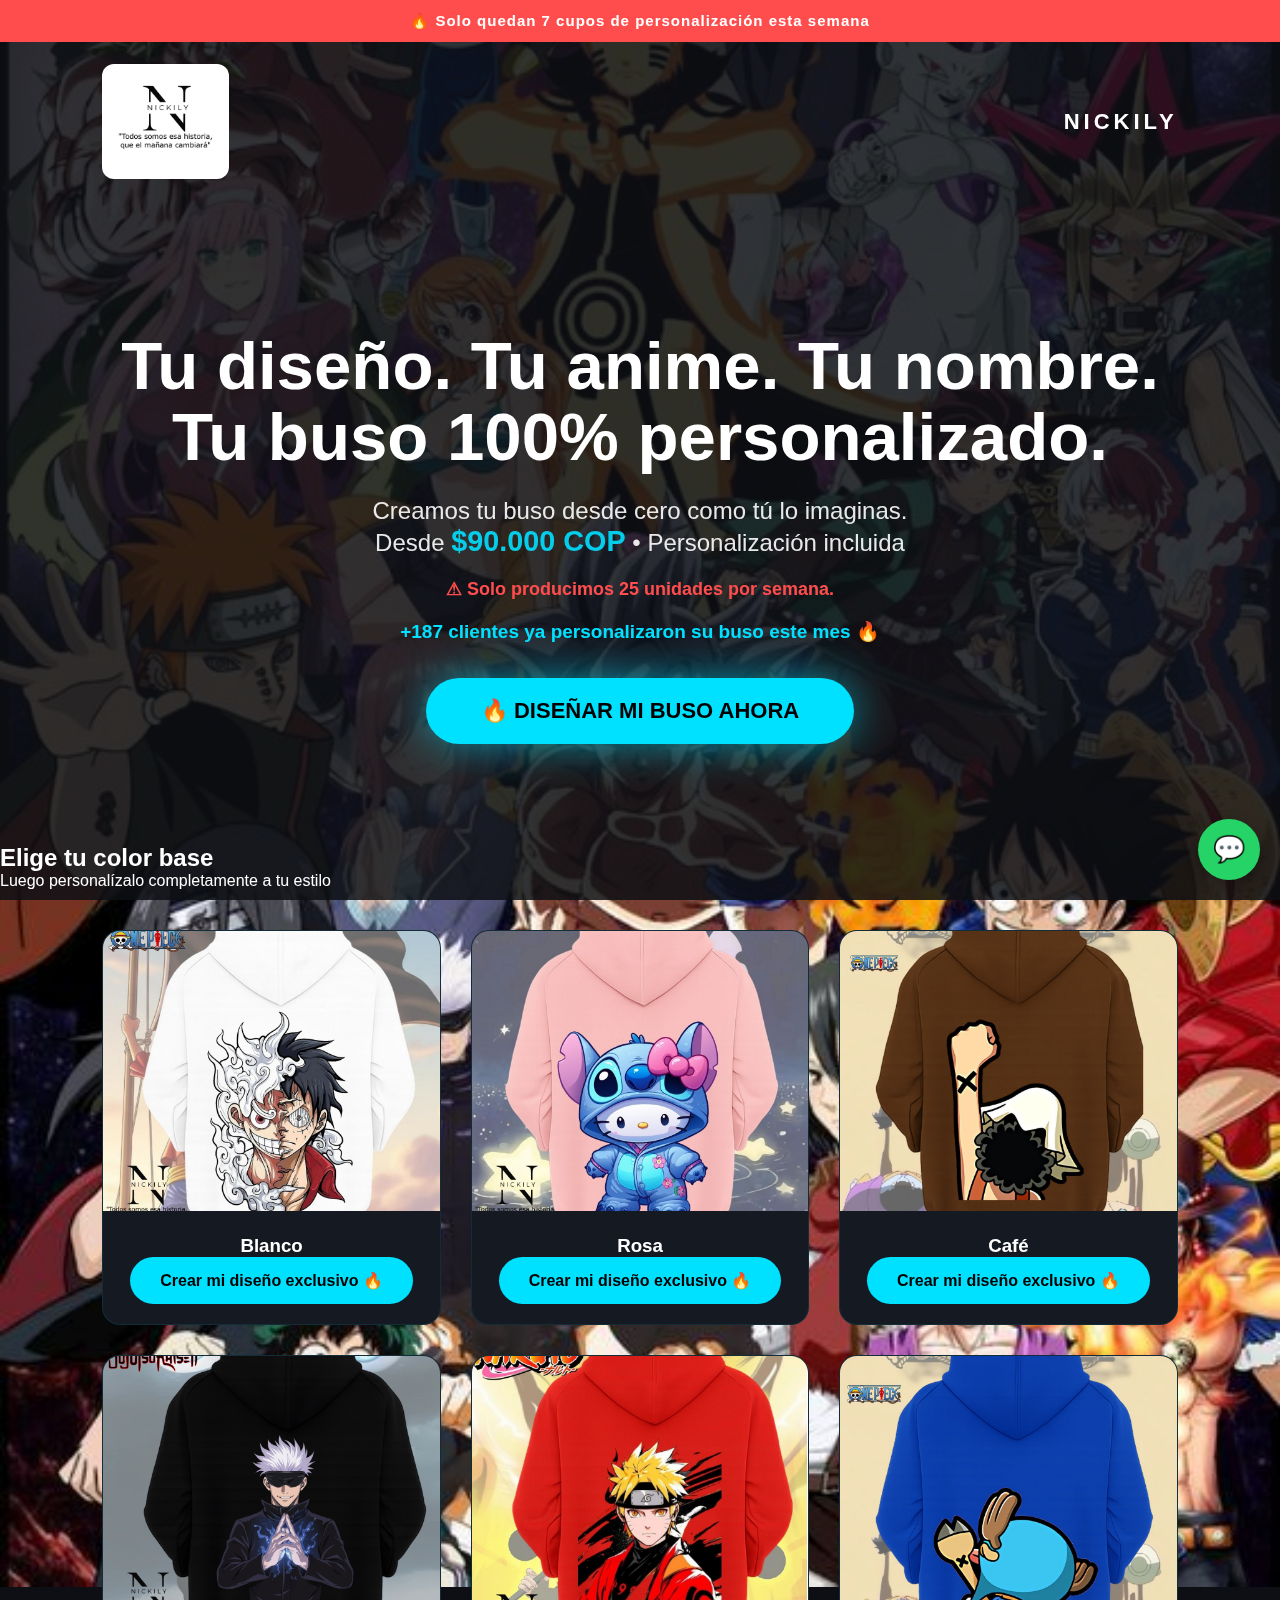
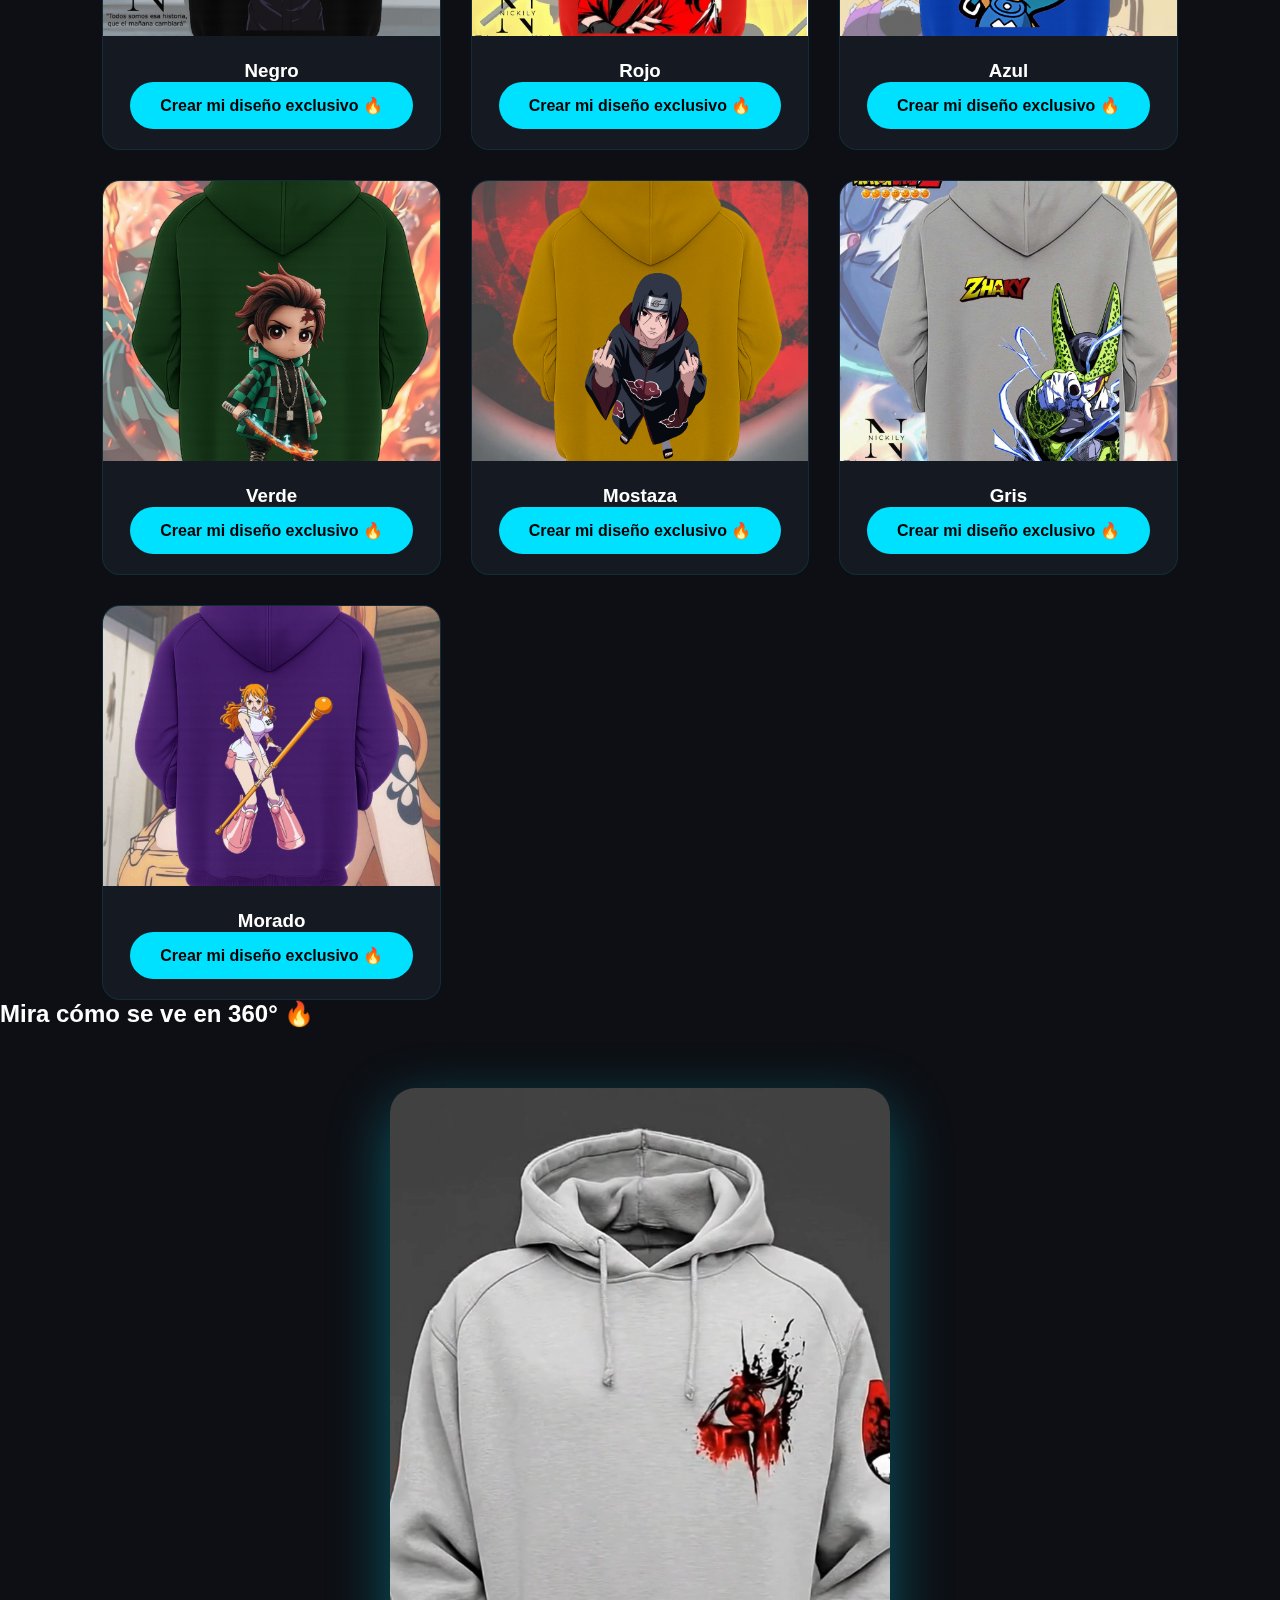
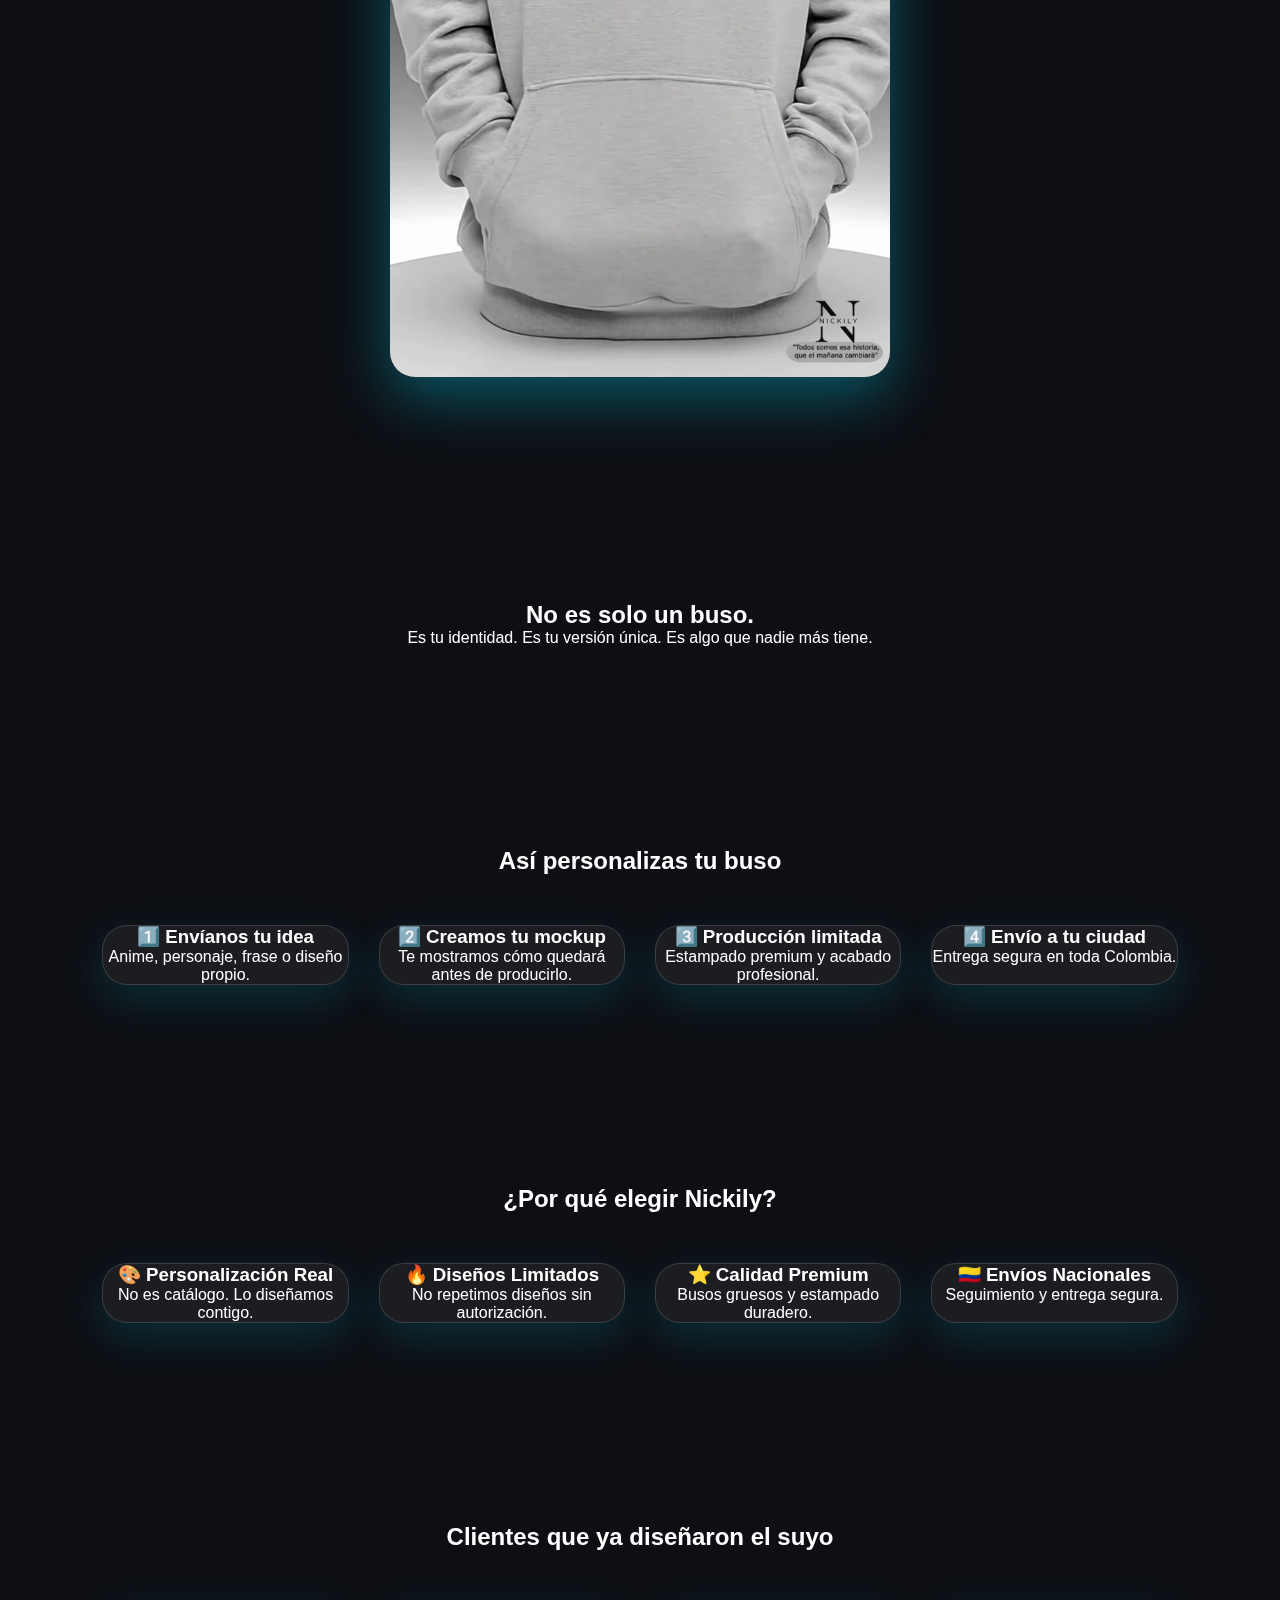
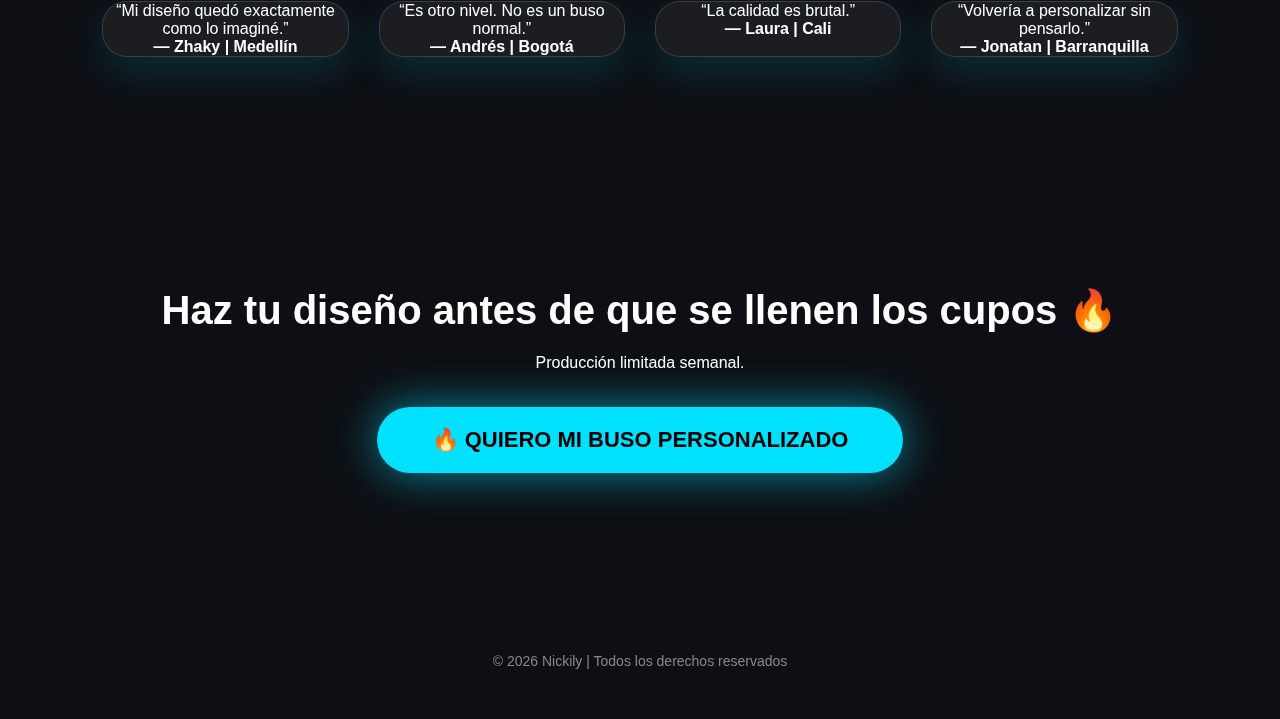
<file: index.html>
<!DOCTYPE html>
<html lang="es">
<head>
<meta charset="UTF-8">
<meta name="viewport" content="width=device-width, initial-scale=1.0">
<title>Nickily | Busos Personalizados</title>
<link rel="stylesheet" href="style.css?v=30">
<link rel="icon" type="image/png" href="favicon.png">
<link rel="apple-touch-icon" href="favicon.png">
</head>
<body>

 <div class="urgency-bar">
 🔥 Solo quedan <span id="cupos">7</span> cupos de personalización esta semana
</div>
<header>
 <div class="logo-box">
  <img src="logo.png" alt="Nickily Logo">
 </div>
 <h1>NICKILY</h1>
</header>

<!-- HERO -->

<section class="hero">

  <h1 class="hero-title">
    Tu diseño. Tu anime. Tu nombre.<br>
    Tu buso 100% personalizado.
  </h1>

  <p class="hero-subtitle">
    Creamos tu buso desde cero como tú lo imaginas.<br>
    Desde <strong>$90.000 COP</strong> • Personalización incluida
  </p>

  <p class="limit">
    ⚠ Solo producimos 25 unidades por semana.
  </p>

  <div class="social-proof">
    +187 clientes ya personalizaron su buso este mes 🔥
  </div>

  <a href="https://wa.me/573053471863" class="btn hero-btn big-cta">
    🔥 DISEÑAR MI BUSO AHORA
  </a>

</section>

<!-- COLORES -->

<section id="colores">
 <h2 class="section-title">Elige tu color base</h2>
 <p class="section-sub">Luego personalízalo completamente a tu estilo</p>

 <div class="grid">
 
  <div class="card">
   <img src="images/catalogo/blanco.jpg">
   <div class="card-content">
    <h3>Blanco</h3>
    <a href="personalizar.html?color=blanco" class="btn">Crear mi diseño exclusivo 🔥</a>
   </div>
  </div>

  <div class="card">
   <img src="images/catalogo/rosa.jpg">
   <div class="card-content">
    <h3>Rosa</h3>
    <a href="personalizar.html?color=rosa" class="btn">Crear mi diseño exclusivo 🔥</a>
   </div>
  </div>

  <div class="card">
   <img src="images/catalogo/cafe.jpg">
   <div class="card-content">
    <h3>Café</h3>
    <a href="personalizar.html?color=cafe" class="btn">Crear mi diseño exclusivo 🔥</a>
   </div>
  </div>

  <div class="card">
   <img src="images/catalogo/negro.jpg">
   <div class="card-content">
    <h3>Negro</h3>
    <a href="personalizar.html?color=negro" class="btn">Crear mi diseño exclusivo 🔥</a>
   </div>
  </div>

  <div class="card">
   <img src="images/catalogo/rojo.jpg">
   <div class="card-content">
    <h3>Rojo</h3>
    <a href="personalizar.html?color=rojo" class="btn">Crear mi diseño exclusivo 🔥</a>
   </div>
  </div>

  <div class="card">
   <img src="images/catalogo/azul.jpg">
   <div class="card-content">
    <h3>Azul</h3>
    <a href="personalizar.html?color=azul" class="btn">Crear mi diseño exclusivo 🔥</a>
   </div>
  </div>

  <div class="card">
   <img src="images/catalogo/verde.jpg">
   <div class="card-content">
    <h3>Verde</h3>
    <a href="personalizar.html?color=verde" class="btn">Crear mi diseño exclusivo 🔥</a>
   </div>
  </div>

  <div class="card">
   <img src="images/catalogo/mostaza.jpg">
   <div class="card-content">
    <h3>Mostaza</h3>
    <a href="personalizar.html?color=mostaza" class="btn">Crear mi diseño exclusivo 🔥</a>
   </div>
  </div>

  <div class="card">
   <img src="images/catalogo/gris.jpg">
   <div class="card-content">
    <h3>Gris</h3>
    <a href="personalizar.html?color=gris" class="btn">Crear mi diseño exclusivo 🔥</a>
   </div>
  </div>

  <div class="card">
   <img src="images/catalogo/morado.jpg">
   <div class="card-content">
    <h3>Morado</h3>
    <a href="personalizar.html?color=morado" class="btn">Crear mi diseño exclusivo 🔥</a>
   </div>
  </div>

 </div>
</section>

<!-- VIDEO -->

<h2 class="video-title">
Mira cómo se ve en 360° 🔥
</h2>

<div class="video-product">
  <video autoplay muted loop playsinline preload="metadata">
    <source src="videos/buzo360.mp4" type="video/mp4">
  </video>
</div>

<!-- EMOCIÓN -->

<section class="emotion">
<h2>No es solo un buso.</h2>
<p>Es tu identidad. Es tu versión única. Es algo que nadie más tiene.</p>
</section>

<!-- PROCESO -->

<section class="process">
  <h2>Así personalizas tu buso</h2>

  <div class="process-steps">
    <div>
      <h3>1️⃣ Envíanos tu idea</h3>
      <p>Anime, personaje, frase o diseño propio.</p>
    </div>

    <div>
      <h3>2️⃣ Creamos tu mockup</h3>
      <p>Te mostramos cómo quedará antes de producirlo.</p>
    </div>

    <div>
      <h3>3️⃣ Producción limitada</h3>
      <p>Estampado premium y acabado profesional.</p>
    </div>

    <div>
      <h3>4️⃣ Envío a tu ciudad</h3>
      <p>Entrega segura en toda Colombia.</p>
    </div>
  </div>
</section>

<!-- POR QUÉ -->

<section class="why">
  <h2>¿Por qué elegir Nickily?</h2>

  <div class="why-grid">

    <div class="why-card">
      <h3>🎨 Personalización Real</h3>
      <p>No es catálogo. Lo diseñamos contigo.</p>
    </div>

    <div class="why-card">
      <h3>🔥 Diseños Limitados</h3>
      <p>No repetimos diseños sin autorización.</p>
    </div>

    <div class="why-card">
      <h3>⭐ Calidad Premium</h3>
      <p>Busos gruesos y estampado duradero.</p>
    </div>

    <div class="why-card">
      <h3>🇨🇴 Envíos Nacionales</h3>
      <p>Seguimiento y entrega segura.</p>
    </div>

  </div>
</section>

<!-- TESTIMONIOS -->

<section class="testimonials">
 <h2>Clientes que ya diseñaron el suyo</h2>

 <div class="testimonial-grid">

  <div class="testimonial-card">
   <p>“Mi diseño quedó exactamente como lo imaginé.”</p>
   <strong>— Zhaky | Medellín</strong>
  </div>

  <div class="testimonial-card">
   <p>“Es otro nivel. No es un buso normal.”</p>
   <strong>— Andrés | Bogotá</strong>
  </div>

  <div class="testimonial-card">
   <p>“La calidad es brutal.”</p>
   <strong>— Laura | Cali</strong>
  </div>

  <div class="testimonial-card">
   <p>“Volvería a personalizar sin pensarlo.”</p>
   <strong>— Jonatan | Barranquilla</strong>
  </div>

 </div>
</section>

<!-- CTA FINAL -->

<section class="final-cta">
  <h2>Haz tu diseño antes de que se llenen los cupos 🔥</h2>
  <p>Producción limitada semanal.</p>
  <a href="https://wa.me/573053471863" class="btn hero-btn big-cta">
    🔥 QUIERO MI BUSO PERSONALIZADO
  </a>
</section>

<footer>
 © 2026 Nickily | Todos los derechos reservados
</footer>

<a href="https://wa.me/573053471863" class="whatsapp-float">💬</a>

</body>
</html>
</file>
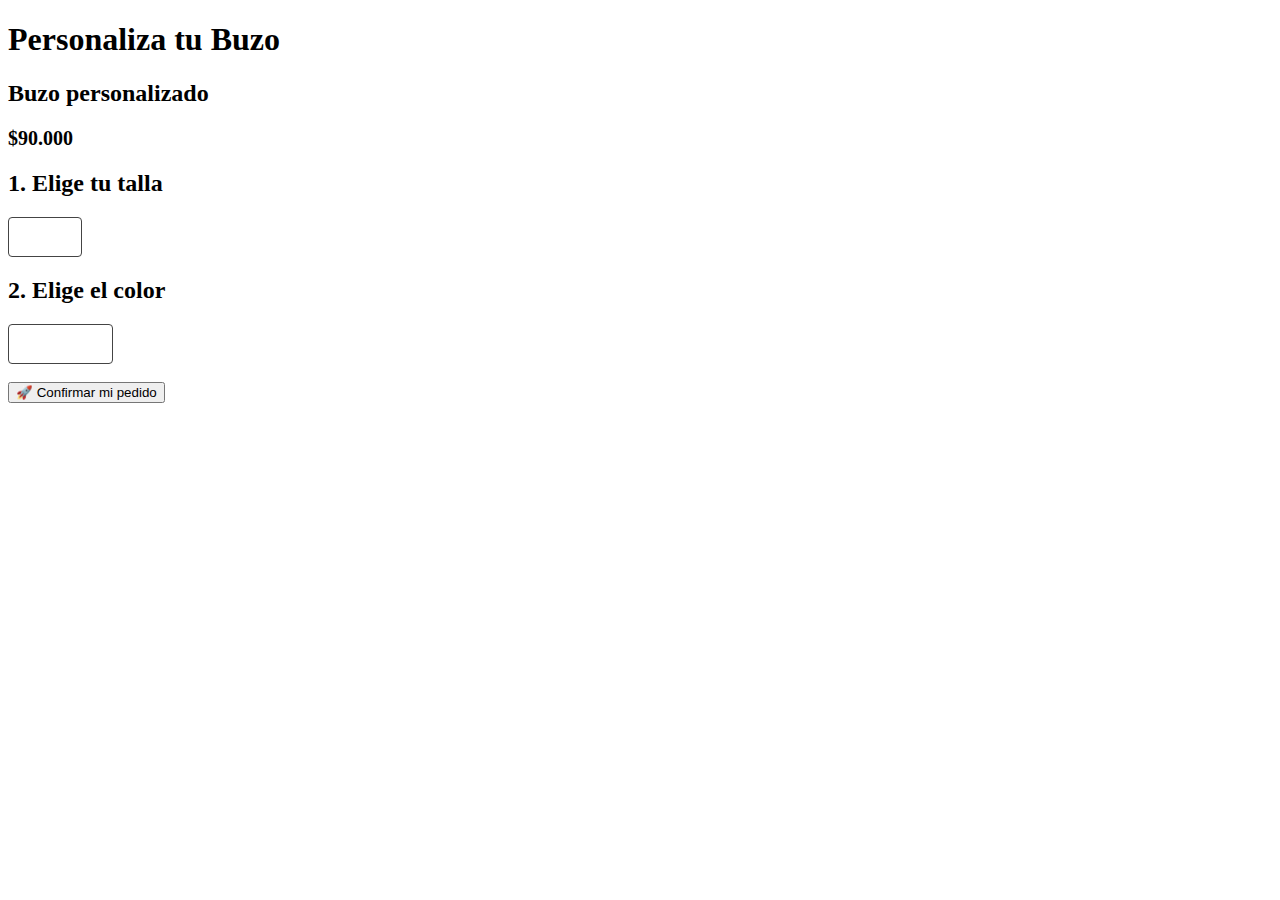
<file: fase2.html>
<!DOCTYPE html>
<html>
<head>
    <title>Personaliza tu Buzo</title>
    <link rel="stylesheet" href="styles.css">
</head>
<body>

<h1>Personaliza tu Buzo</h1>

<h2 style="margin-top:10px;">Buzo personalizado</h2>
<p style="font-size:20px; font-weight:bold;">$90.000</p>

<h2>1. Elige tu talla</h2>
<select id="talla">
    <option value="S">S</option>
    <option value="M">M</option>
    <option value="L">L</option>
</select>

<h2>2. Elige el color</h2>
<select id="color">
    <option value="Negro">Negro</option>
    <option value="Blanco">Blanco</option>
    <option value="Beige">Beige</option>
    <option value="Gris">Gris</option>
</select>

<br><br>

<button onclick="enviarPedido()" class="btn">
    🚀 Confirmar mi pedido
</button>

<script>
function enviarPedido() {
    var talla = document.getElementById("talla").value;
    var color = document.getElementById("color").value;

    var mensaje = "Hola, quiero mi buzo personalizado de $90.000.%0A"
                + "Talla: " + talla + "%0A"
                + "Color: " + color;

    window.location.href = "https://wa.me/573053471863?text=" + mensaje;
}
</script>

</body>
</html>
</file>
<file: styles.css>
body.personalizar-body {
    background-color: #0e0e0e;
    color: #f5f5f5;
    font-family: 'Montserrat', sans-serif;
    text-align: center;
    margin: 0;
    padding: 0 20px 120px 20px;
}

.titulo {
    margin-top: 70px;
    font-weight: 700;
    letter-spacing: 4px;
    font-size: 26px;
}

.frase {
    margin-top: 10px;
    font-weight: 300;
    opacity: 0.6;
    letter-spacing: 2px;
}

.producto-img {
    width: 320px;
    margin: 60px auto;
    border-radius: 6px;
    transition: 0.3s ease;
}

.bloque {
    margin: 25px 0;
}

label {
    display: block;
    margin-bottom: 8px;
    font-weight: 500;
    letter-spacing: 1px;
}

select {
    background: transparent;
    color: white;
    border: 1px solid #444;
    padding: 10px 20px;
    font-size: 14px;
    border-radius: 4px;
}

.precio {
    margin-top: 40px;
    font-size: 22px;
    font-weight: 500;
    letter-spacing: 2px;
}

.urgencia {
    font-size: 12px;
    letter-spacing: 1px;
    opacity: 0.7;
    margin-top: 10px;
}

.btn-principal {
    margin-top: 25px;
    padding: 15px 40px;
    background: white;
    color: black;
    border: none;
    font-weight: 600;
    letter-spacing: 1px;
    border-radius: 40px;
    cursor: pointer;
    transition: 0.3s ease;
}

.btn-principal:hover {
    background: #d6d6d6;
}

.btn-flotante {
    position: fixed;
    bottom: 20px;
    left: 50%;
    transform: translateX(-50%);
    background: white;
    color: black;
    border: none;
    padding: 16px 50px;
    font-weight: 700;
    border-radius: 50px;
    cursor: pointer;
    letter-spacing: 1px;
    box-shadow: 0 5px 20px rgba(0,0,0,0.4);
}
.btn:hover {
    background: gray;
    color: white;
}
</file>
<file: style.css>
/* ============================= */
/* RESET GLOBAL */
/* ============================= */

*{
 margin:0;
 padding:0;
 box-sizing:border-box;
 font-family:Arial, sans-serif;
}

body{
 background:#0d0f14;
 background-image: url("fondo.jpg");
 background-size: cover;
 background-position: center;
 background-attachment: fixed;
 background-repeat: no-repeat;
 color:white;
}

body::before{
 content:"";
 position:fixed;
 inset:0;
 background:rgba(13,15,20,0.85);
 z-index:-1;
}

/* ============================= */
/* HEADER */
/* ============================= */

header{
 display:flex;
 align-items:center;
 justify-content:space-between;
 padding:22px 8%;
}

.logo-box{
 background:white;
 padding:8px 16px;
 border-radius:12px;
}

.logo-box img{
 height:95px;
}

header h1{
 font-size:22px;
 letter-spacing:4px;
}

/* ============================= */
/* HERO */
/* ============================= */

.hero{
 text-align:center;
 padding:130px 20px 100px;
}

.hero-title{
 font-size:4.2rem;
 font-weight:900;
 line-height:1.05;
}

.hero-subtitle{
 font-size:1.5rem;
 margin-top:25px;
 opacity:0.9;
}

.hero-subtitle strong{
 font-size:1.8rem;
 color:#00e0ff;
}

.limit{
 margin-top:20px;
 font-size:18px;
 color:#ff4d4d;
 font-weight:bold;
}

.social-proof{
 margin-top:20px;
 font-size:19px;
 color:#00e0ff;
 font-weight:bold;
}

/* ============================= */
/* GRID PRODUCTOS */
/* ============================= */

.grid{
 display:grid;
 grid-template-columns:repeat(auto-fit,minmax(250px,1fr));
 gap:30px;
 margin-top:40px;
 padding:0 8%;
}

.card{
 background:#151922;
 border-radius:18px;
 overflow:hidden;
 transition:0.3s ease;
 border:1px solid rgba(0,224,255,0.1);
}

.card:hover{
 transform:translateY(-6px);
 box-shadow:0 0 30px rgba(0,224,255,0.3);
}

.card img{
 width:100%;
 height:280px;
 object-fit:cover;
}

.card-content{
 padding:20px;
 text-align:center;
}

/* ============================= */
/* BOTONES */
/* ============================= */

.btn{
 display:inline-block;
 background:#00e0ff;
 color:black;
 padding:14px 30px;
 border-radius:35px;
 font-weight:bold;
 text-decoration:none;
 transition:0.3s ease;
}

.btn:hover{
 background:#00bcd4;
 transform:scale(1.05);
}

.big-cta{
 font-size:22px;
 padding:20px 55px;
 margin-top:35px;
 box-shadow:0 0 45px rgba(0,224,255,0.6);
}

/* ============================= */
/* VIDEO */
/* ============================= */

.video-product{
 text-align:center;
 margin:60px auto 120px;
}

.video-product video{
 width:100%;
 max-width:500px;
 border-radius:25px;
 box-shadow:0 20px 60px rgba(0,224,255,0.35);
}

/* ============================= */
/* SECCIONES GENERALES */
/* ============================= */

.why,
.process,
.testimonials,
.emotion{
 padding:100px 8%;
 text-align:center;
}

.why-grid,
.process-steps,
.testimonial-grid{
 display:grid;
 grid-template-columns:repeat(auto-fit,minmax(220px,1fr));
 gap:30px;
 margin-top:50px;
}

/* ============================= */
/* GLASS EFFECT GLOBAL */
/* ============================= */

.glass,
.why-card,
.process-steps div,
.testimonial-card,
.product-image,
.form-box{
 backdrop-filter: blur(15px);
 background:rgba(255,255,255,0.06);
 border:1px solid rgba(255,255,255,0.15);
 border-radius:25px;
 box-shadow:0 15px 40px rgba(0,224,255,0.15);
 transition:0.3s ease;
}

.glass:hover,
.why-card:hover,
.product-image:hover,
.form-box:hover{
 transform:translateY(-4px);
 box-shadow:0 15px 45px rgba(0,224,255,0.35);
}

/* ============================= */
/* PERSONALIZAR PAGE */
/* ============================= */

.container{
 display:grid;
 grid-template-columns:1fr 1fr;
 gap:50px;
 align-items:center;
 padding:80px 8%;
}

.product-image{
 padding:30px;
 text-align:center;
}

.product-image img{
 width:100%;
 max-height:500px;
 object-fit:contain;
 transition:0.3s ease;
}

.form-box{
 padding:35px;
}

.form-box label{
 display:block;
 margin-top:20px;
 margin-bottom:8px;
 font-size:15px;
 color:#ccc;
}

/* INPUTS PREMIUM */

input,
textarea,
select{
 width:100%;
 padding:15px 18px;
 border-radius:15px;
 border:1px solid rgba(255,255,255,0.15);
 background:rgba(255,255,255,0.05);
 color:white;
 font-size:16px;
 transition:0.3s ease;
 outline:none;
 margin-bottom:20px;
}

input::placeholder,
textarea::placeholder{
 color:rgba(255,255,255,0.5);
}

input:focus,
textarea:focus,
select:focus{
 border:1px solid #00e0ff;
 box-shadow:0 0 20px rgba(0,224,255,0.6);
 background:rgba(255,255,255,0.08);
 transform:scale(1.02);
}

textarea{
 resize:none;
 min-height:120px;
}

/* ============================= */
/* FINAL CTA */
/* ============================= */

.final-cta{
 text-align:center;
 padding:130px 8%;
}

.final-cta h2{
 font-size:2.5rem;
 margin-bottom:20px;
}

/* ============================= */
/* WHATSAPP */
/* ============================= */

.whatsapp-float{
 position:fixed;
 bottom:20px;
 right:20px;
 background:#25D366;
 color:white;
 font-size:26px;
 padding:15px;
 border-radius:50%;
 text-decoration:none;
 box-shadow:0 5px 15px rgba(0,0,0,0.3);
}

/* ============================= */
/* FOOTER */
/* ============================= */

footer{
 text-align:center;
 padding:50px;
 color:#888;
 font-size:14px;
}

/* ============================= */
/* RESPONSIVE */
/* ============================= */

@media(max-width:900px){

 .container{
  grid-template-columns:1fr;
 }

 .hero-title{
  font-size:3rem;
 }

}

.urgency-bar{
 background:#ff4d4d;
 text-align:center;
 padding:12px;
 font-weight:bold;
 font-size:15px;
 letter-spacing:1px;
 animation:pulseUrgency 2s infinite;
}

@keyframes pulseUrgency{
 0%{opacity:1;}
 50%{opacity:0.8;}
 100%{opacity:1;}
}
</file>
